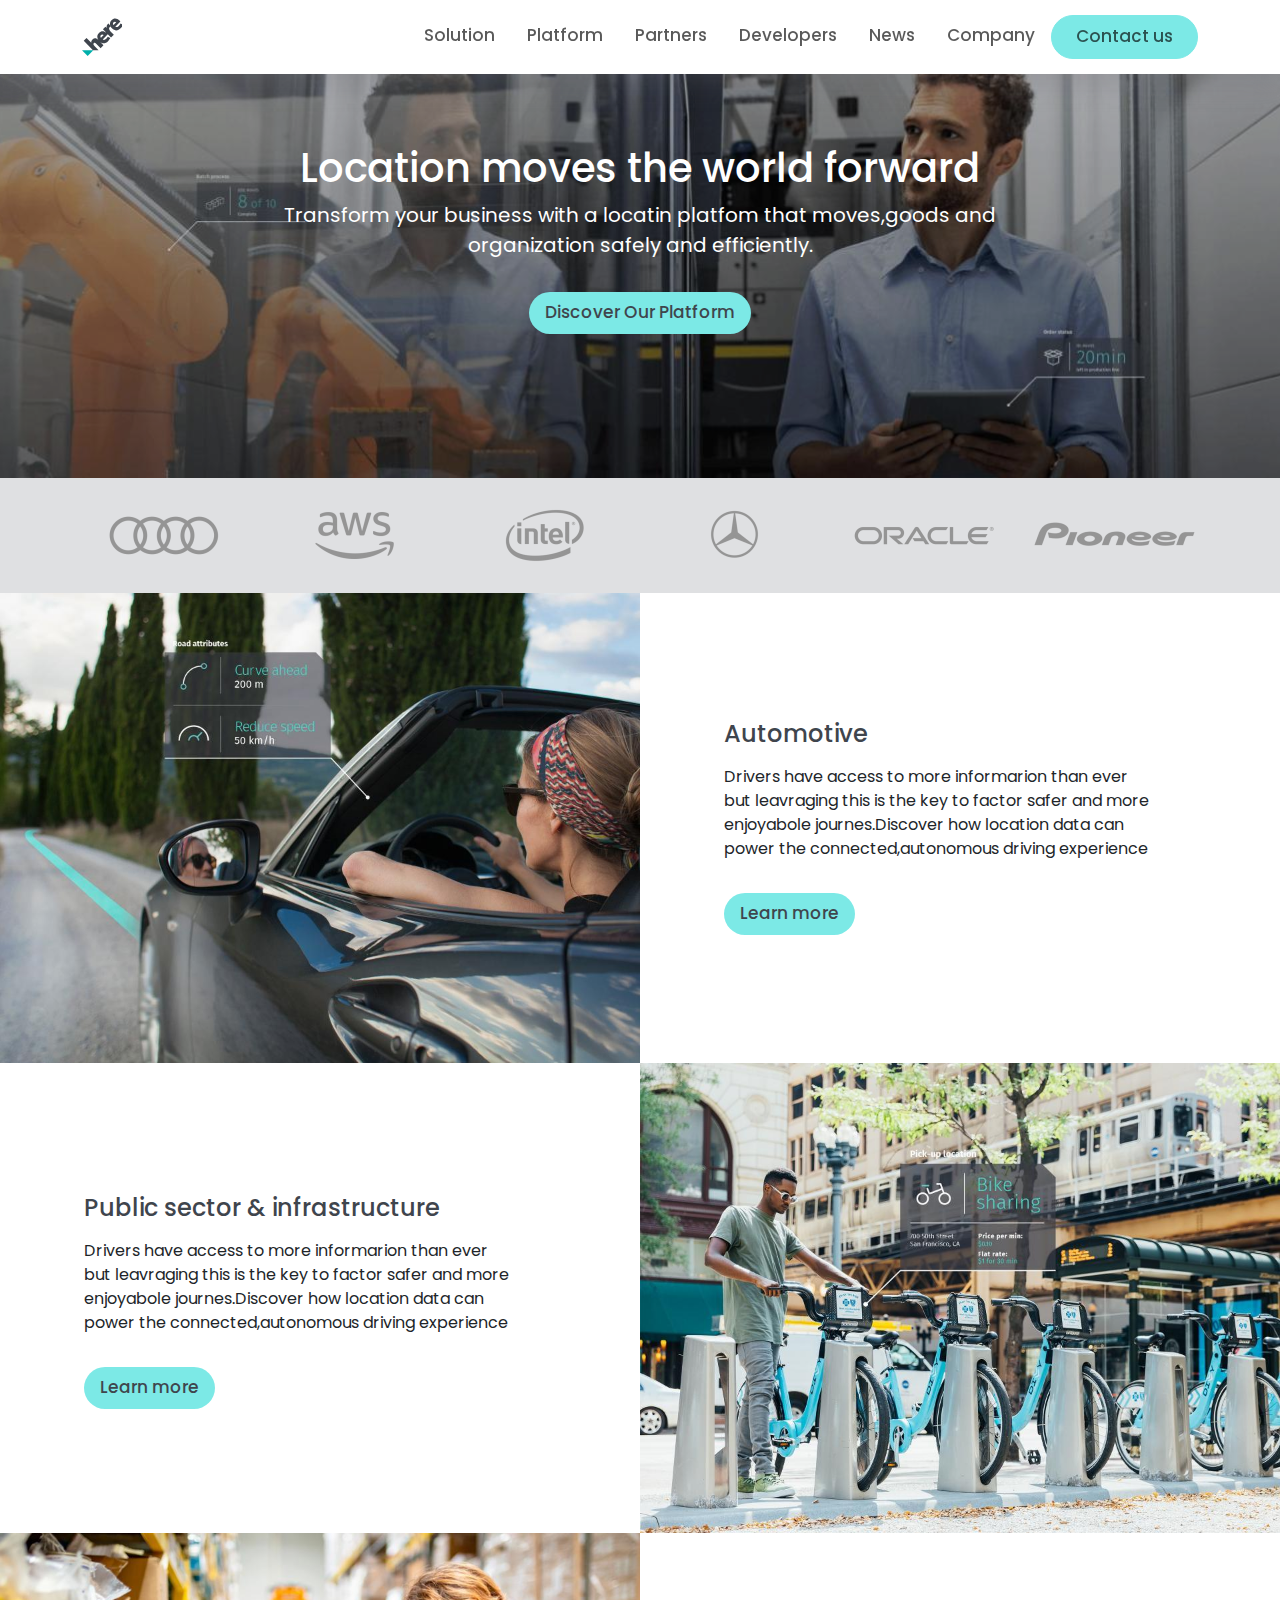
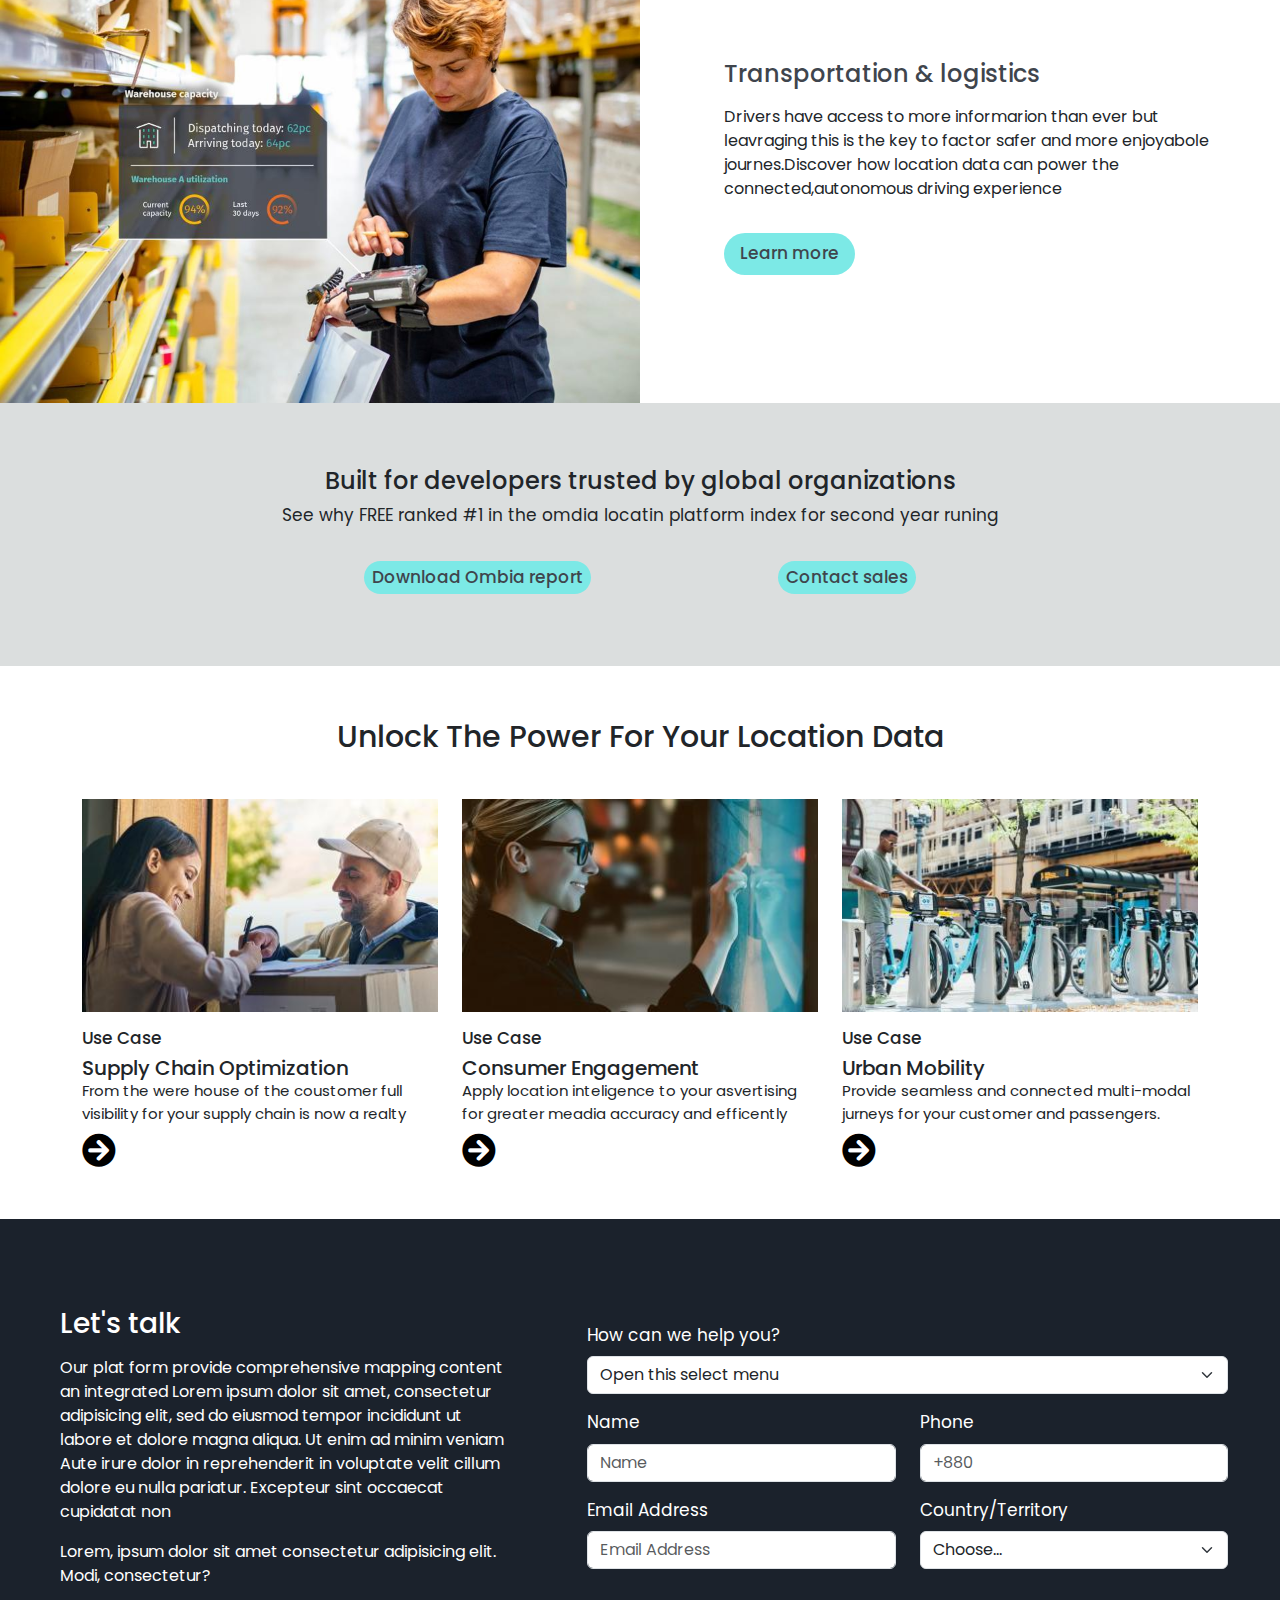
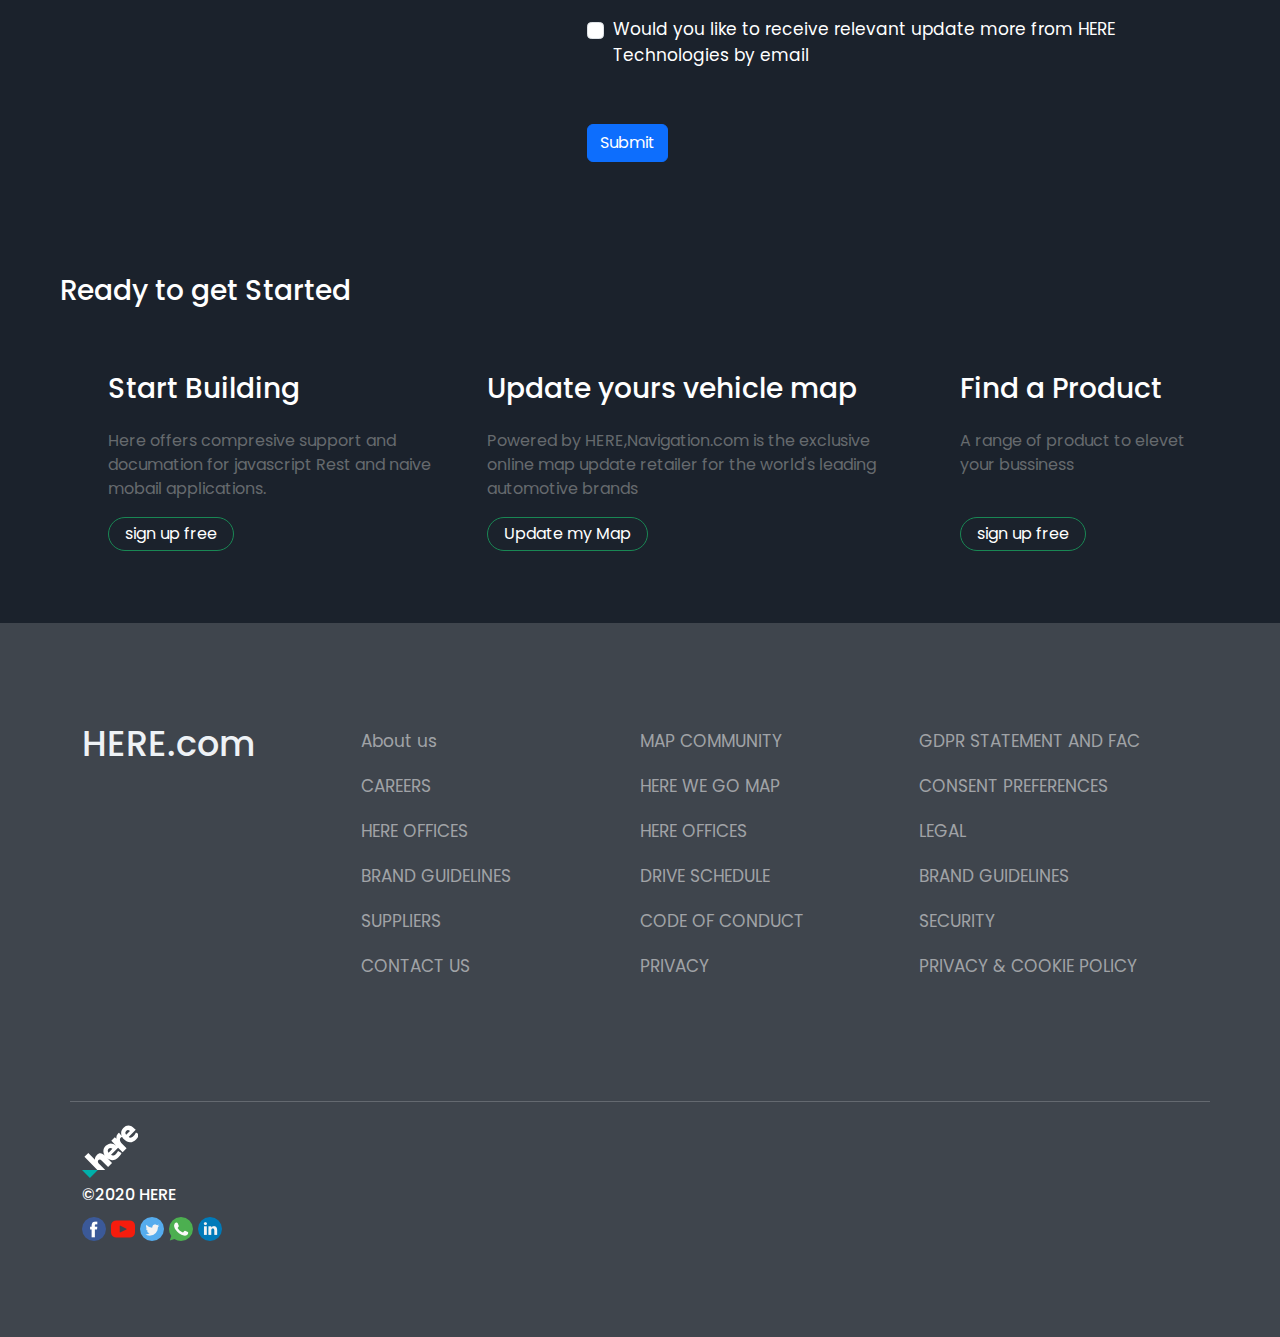
<file: index.html>
<!DOCTYPE html>
<html lang="en">

<head>
    <meta charset="UTF-8">
    <meta http-equiv="X-UA-Compatible" content="IE=edge">
    <link rel="stylesheet" href="https://cdn.jsdelivr.net/npm/bootstrap@5.3.0-alpha2/dist/css/bootstrap.min.css">
    <meta name="viewport" content="width=device-width, initial-scale=1.0">
    <title>here project</title>
    <link rel="shortcut icon" href="images/logo.svg" type="image/x-icon">
    <link rel="stylesheet" href="https://cdnjs.cloudflare.com/ajax/libs/font-awesome/5.15.2/css/all.min.css" />
    <link rel="stylesheet" href="css/style.css">
</head>

<body>
    <header>
        <nav class="navbar navbar-expand-lg bg-white fixed-top   ">
            <div class="container">
                <a class="navbar-brand" href="index.html">
                    <img src="images/logo.svg" alt="">
                </a>
                <button class="navbar-toggler" type="button" data-bs-toggle="collapse"
                    data-bs-target="#navbarSupportedContent" aria-controls="navbarSupportedContent"
                    aria-expanded="false" aria-label="Toggle navigation">
                    <span class="navbar-toggler-icon"></span>
                </button>
                <div class="collapse navbar-collapse " id="navbarSupportedContent">
                    <ul class="navbar-nav ms-auto mb-3 mb-lg-0  ">

                        <li class="nav-item fw-medium px-2 ">

                            <a class="nav-link " href="pages/solution.html">Solution</a>
                        </li>
                        <li class="nav-item fw-medium  px-2">

                            <a class="nav-link" href="pages/platform.html">Platform</a>
                        </li>
                        <li class="nav-item fw-medium  px-2">

                            <a class="nav-link" href="pages/partner.html">Partners</a>
                        </li>
                        <li class="nav-item fw-medium  px-2">

                            <a class="nav-link" href="pages/developer.html">Developers</a>
                        </li>
                        <li class="nav-item fw-medium  px-2">

                            <a class="nav-link" href="pages/news.html">News</a>
                        </li>

                        <li class="nav-item fw-medium  px-2 ">
                            <a class="nav-link" href="pages/company.html">Company</a>
                        </li>

                        <li class="nav-item fw-medium px-3  ">

                            <a class="nav-link" href="pages/contact.html">Contact us</a>
                        </li>



                    </ul>

                </div>
            </div>
        </nav>
    </header>

    <section class="">
        <div class="banner py-5 d-flex justify-content-center">
            <div class="col-9 text-white text-center my-md-5 py-md-5 py-0 my-5 ">
                <h1 class="fw-md-semibold fw-medium display-md-4  display-6 ">Location moves the world forward
                </h1>
                <p class="fs-5 ">Transform your business with a locatin platfom that moves,goods
                    and<br>
                    organization safely and efficiently.</p>
                <button class="border-0 py-2 px-3 mt-3 text-secondari bg-primari rounded-pill fw-medium ">Discover Our
                    Platform
                </button>

            </div>
        </div>

    </section>
    <section class="brand-logo  py-4 ">
        <div class="container">
            <div class="row ">
                <div class="col-4 col-md-2">
                    <img class="img-fluid" src="images/logo1.png" alt="image of logo1">
                </div>
                <div class="col-4 col-md-2">
                    <img class="img-fluid" src="images/logo2.png" alt="image of logo2">
                </div>
                <div class="col-4 col-md-2">
                    <img class="img-fluid" src="images/logo3.png" alt="image of logo3">
                </div>
                <div class="col-4 col-md-2">
                    <img class="img-fluid" src="images/logo4.png" alt="image of logo4">
                </div>
                <div class="col-4 col-md-2">
                    <img class="img-fluid" src="images/logo5.png" alt="image of logo5">
                </div>
                <div class="col-4 col-md-2">
                    <img class="img-fluid" src="images/logo6.png" alt="image of logo6">
                </div>

            </div>
        </div>
    </section>


    <!-- section -->

    <section class=" ">
        <div class=" row align-items-center row-cols-1 row-cols-md-2 g-0">
            <div class="col">
                <img class="img-fluid" src="images/car.jpg" alt="">
            </div>
            <div class="container">
                <div class="col">
                    <div class="py-md-5 px-md-4 ms-md-5  px-1 ms-0 py-3 ">
                        <h4 class="text-secondari fw-medium text-start mb-md-3 mb-2 fs-4 ">Automotive</h4>
                        <p class="fs-6 col-sm-6 col-md-10">Drivers have access to more informarion than ever but
                            leavraging this is the key
                            to
                            factor
                            safer
                            and more enjoyabole journes.Discover how location data can power the connected,autonomous
                            driving experience</p>
                        <button
                            class="border-0 py-2 px-3 mt-3 text-secondari bg-primari rounded-pill fw-medium mb-3 mb-md-0 ">Learn
                            more
                        </button>

                    </div>
                </div>
            </div>

        </div>
    </section>


    <section class=" ">
        <div class="row align-items-center row-cols-1 row-cols-md-2 g-0 flex-wrap-reverse">
            <div class="container">
                <div class="col ">
                    <div class="py-md-5 px-md-4 px-1 ms-md-5 ms-0 mt-md-2 mt-0 py-3">

                        <h4 class="text-secondari fw-medium text-start mb-md-3 mb-2 fs-4">Public sector & infrastructure
                        </h4>
                        <p class="fs-6   col-sm-6 col-md-10">Drivers have access to more
                            informarion
                            than ever but leavraging this is the key
                            to
                            factor
                            safer
                            and more enjoyabole journes.Discover how location data can power the connected,autonomous
                            driving experience</p>

                        <button
                            class="border-0 py-2 px-3 mt-3 text-secondari bg-primari rounded-pill fw-medium mb-3 mb-md-0 ">Learn
                            more
                        </button>

                    </div>
                </div>
            </div>
            <div class="col">
                <img class="img-fluid" src="images/cycle.jpg" alt="">
            </div>
        </div>
    </section>



    <section class="">
        <div class=" row align-items-center row-cols-1 row-cols-md-2 g-0 ">
            <div class="col">
                <img class="img-fluid" src="images/Cards.jpg" alt="">
            </div>
            <div class="container">
                <div class="col">
                    <div class="py-md-5 px-md-4 ms-md-5  px-1 ms-0 py-3 ">
                        <h4 class="text-secondari fw-medium text-start mb-md-3 mb-2 fs-4">Transportation & logistics
                        </h4>
                        <p class="fs-6">Drivers have access to more informarion than ever but leavraging this is the key
                            to
                            factor
                            safer
                            and more enjoyabole journes.Discover how location data can power the connected,autonomous
                            driving experience</p>
                        <button
                            class="border-0 py-2 px-3 mt-3 text-secondari bg-primari rounded-pill fw-medium mb-3 mb-md-0 ">Learn
                            more
                        </button>

                    </div>
                </div>
            </div>

        </div>


    </section>
    <!-- blog -->
    <section class="blog py-5 ">
        <div class="container mt-3 ">
            <h4 class="text-center ">Built for developers trusted by global organizations</h4>
            <p class="text-center">See why FREE ranked #1 in the omdia locatin platform index for second year runing</p>
            <div class=" d-md-flex justify-content-evenly text-center  ">
                <div class="ms-md-5 ps-md-5">
                    <button
                        class="border-0 py-2 py-sm-1 px-sm-2  px-3 mt-3 mb-4 text-secondari bg-primari rounded-pill fw-medium ">Download
                        Ombia report
                    </button>

                </div>
                <div class="me-md-5 pe-md-5 text-md-start">
                    <button
                        class="border-0 py-2 px-3 py-sm-1 px-sm-2 mt-3 mb-4 text-secondari bg-primari rounded-pill fw-medium ">Contact
                        sales </button>

                </div>
            </div>
        </div>

    </section>
    <section class="container mt-5">
        <div>
            <p style="font-size: 30px;" class="text-center   fw-medium ">Unlock The Power For Your Location Data</p>
        </div>
        <div class="row row-cols-1 row-cols-md-3 g-4 mt-3 ">


            <div class="col">
                <div class="card border-0">
                </div>
                <img class="img-fluid" src="images/service.jpg" class="card-img-top" alt="...">
                <div class="card-body mt-3 ">
                    <h5 style="font-size: 17px;">Use Case</h5>
                    <h3 class="card-title fs-5 fw-medium">Supply Chain Optimization</h3>
                    <p class="card-text text-start " style="font-size: 15px;">From the were house of the coustomer
                        full visibility for
                        your
                        supply
                        chain
                        is now a realty</p>
                </div>

                <a href="#">
                    <i class="fa fa-arrow-circle-right fa-2x mt-2  " aria-hidden="true"></i>
                </a>




            </div>
            <div class="col">
                <div class="card border-0">
                </div>
                <img class="img-fluid" src="images/service2.jpg" class="card-img-top" alt="...">
                <div class="card-body mt-3 ">
                    <h5 style="font-size: 17px;">Use Case</h5>
                    <h3 class="card-title fs-5 fw-medium">Consumer Engagement</h3>
                    <p class="card-text text-start " style="font-size: 15px;">Apply location inteligence to your
                        asvertising for greater meadia accuracy and efficently</p>
                </div>

                <a href="#">
                    <i class="fa fa-arrow-circle-right fa-2x mt-2  " aria-hidden="true"></i>
                </a>




            </div>
            <div class="col">
                <div class="card border-0">
                </div>
                <img class="img-fluid" src="images/service3.jpg" class="card-img-top" alt="...">
                <div class="card-body mt-3 ">
                    <h5 style="font-size: 17px;">Use Case</h5>
                    <h3 class="card-title fs-5 fw-medium">Urban Mobility</h3>
                    <p class="card-text text-start " style="font-size: 15px;">Provide seamless and connected multi-modal
                        jurneys for your customer and passengers.</p>
                </div>

                <a href="#">
                    <i class="fa fa-arrow-circle-right fa-2x mt-2  " aria-hidden="true"></i>
                </a>




            </div>
    </section>


    <!-- contact section -->

    <section class=" p-md-5 p-4 bg-primar mt-md-5 pt-md-5 mt-3 ">
        <div class="row text-white text-start  ">
            <div class="col-md-5 p-md-4 p-0 mt-md-3  pe-3 ">
                <h3 class="display-7 fw-medium fw-md-semibold  mb-3 text-md-start text-center  ">
                    Let's talk
                </h3>
                <p class="fs-6 text-center text-md-start ">Our plat form provide comprehensive
                    mapping content
                    an
                    integrated
                    Lorem ipsum dolor sit amet,
                    consectetur adipisicing elit, sed do eiusmod tempor incididunt ut labore et dolore magna aliqua. Ut
                    enim ad minim veniam
                    Aute irure dolor in reprehenderit in voluptate velit cillum dolore eu nulla pariatur. Excepteur sint
                    occaecat cupidatat non</p>
                <p class="fs-6 text-center text-md-start  ">Lorem, ipsum dolor sit amet consectetur
                    adipisicing elit.
                    Modi, consectetur?</p>
            </div>
            <div class="col-12 col-md-7  p-md-4 p-0 mt-md-3  pe-md-3 ps-md-5">
                <div class="mb-3 mt-5 mt-md-3 col-12">
                    <label for="exampleFormControlInput1  mb-md-2" class="form-label">How can we help you?</label>
                    <select class="form-select" aria-label="Default select example">
                        <option selected>Open this select menu</option>
                        <option value="1">One</option>
                        <option value="2">Two</option>
                        <option value="3">Three</option>
                    </select>

                </div>

                <div class="row">
                    <div class="col-12 col-md-6 mt-0 mt-md-0 ">
                        <label for="inputCity" class="form-label mb-2 ">Name</label>
                        <input type="text" class="form-control" placeholder="Name" aria-label="First name">
                    </div>
                    <div class="col-12 col-md-6 w-md-50 mb-2 mt-md-0 mt-2 ">
                        <label for="inputCity" class="form-label mb-2">Phone</label>
                        <input type="number" min="0" class="form-control" placeholder="+880">
                    </div>

                </div>
                <div class="row">
                    <div class="col-12 col-md-6 w-md-50 mt-1 mt-md-2">
                        <label for="inputCity" class="form-label mb-2">Email Address</label>
                        <input type="text" class="form-control" placeholder="Email Address" aria-label="First name">
                    </div>
                    <div class="col-12 col-md-6 mt-2 mt-md-2">
                        <label for="inputCity" class="form-label mb-2">Country/Territory</label>
                        <select id="inputState" class="form-select">
                            <option selected>Choose...</option>
                            <option>Bangladesh</option>
                            <option>India</option>
                            <option>Pakistan</option>
                            <option>Bhutan</option>
                            <option>Nepal</option>

                        </select>
                    </div>

                </div>


                <div class="col-12 mt-5 ">
                    <div class="form-check col-12 col-md-6 w-md-50 w-100 ">
                        <input class="form-check-input" type="checkbox" id="gridCheck">
                        <label class="form-check-label mb-2 ms-1 ms-md-0" for="gridCheck">
                            Would you like to receive relevant update more from HERE Technologies by email
                        </label>
                    </div>
                </div>
                <div class="col-12 mt-md-5 mt-3">
                    <button type="submit" class="btn btn-primary">Submit</button>
                </div>
            </div>

            <div class="row mt-4 ">
                <div class="col-md-5 p-md-4 p-0 mt-md-3  pe-3 mt-4 ">
                    <h3
                        class="display-7 fw-medium fw-md-semibold  mb-2 text-md-start text-center mt-4 col-12 col-md-8 ">
                        Ready to get Started
                    </h3>

                </div>

                <div class="container">
                    <div class="row text-md-start  ps-md-5 ">
                        <div class="p-4  col-12 col-md-4 ps-4 ">
                            <h3 class="display-7 fw-medium fw-md-semibold  mb-3 text-start  col-12 mt-5 mt-md-2  ">
                                Start Building
                            </h3>
                            <p class="fs-6 col-12 txt-secondari mt-md-4">Here offers compresive support and documation
                                for javascript Rest and naive mobail applications.
                            <div class="mt-3 ms-0">
                                <a href="#"
                                    class="btn border border-success rounded-pill border-1 text-white py-1 px-3">sign up
                                    free</a>
                            </div>
                        </div>
                        <div class="p-4   col-12 col-md-5 ps-4 ">
                            <h3 class="display-7  fw-medium fw-md-semibold  mb-3 text-start   mt-5 mt-md-2  ">
                                Update yours vehicle map
                            </h3>
                            <p class="fs-6 col-12 txt-secondari mt-md-4">Powered by HERE,Navigation.com is the
                                exclusive
                                online map update retailer for the world's leading automotive brands
                            <div class="mt-3 ms-0">
                                <a href="#"
                                    class="btn border border-success rounded-pill border-1 text-white py-1 px-3">Update
                                    my Map</a>
                            </div>
                        </div>
                        <div class="p-4 col-12 col-md-3 ">
                            <h3 class="display-7  fw-medium fw-md-semibold  mb-3 text-start   mt-5 mt-md-2  ">
                                Find a Product
                            </h3>
                            <p class="fs-6  txt-secondari mt-md-4">A range of product to elevet your bussiness
                            <div class="mt-3 ms-0">
                                <a href="#"
                                    class="btn border border-success rounded-pill border-1 text-white py-1 px-3 mt-md-4">sign
                                    up
                                    free</a>
                            </div>
                        </div>



                    </div>
                </div>
            </div>
        </div>



    </section>
    <!-- footer -->
    <section class="">
        <footer class="">
            <div class="container ">
                <div class="row  g-0 py-5">
                    <div class="col-12 col-md-3 py-md-4 py-4">
                        <h3>HERE.com</h3>
                    </div>

                    <div class="footer-items col-12 col-md-3 py-4 py-md-5">

                        <li><a class="about-us " href="">About us</a></li>
                        <li><a href="">CAREERS</a></li>
                        <li><a href=""> HERE OFFICES </a></li>
                        <li><a href=""> BRAND GUIDELINES </a></li>
                        <li> <a href=""> SUPPLIERS </a></li>
                        <li><a href=""> CONTACT US</a></li>


                    </div>
                    <div class="footer-items  col-12 col-md-3 py-4 py-md-5">

                        <li><a class="about-us" href="">MAP COMMUNITY</a></li>
                        <li><a href=""> HERE WE GO MAP</a></li>
                        <li><a href=""> HERE OFFICES </a></li>
                        <li><a href=""> DRIVE SCHEDULE </a></li>
                        <li> <a href=""> CODE OF CONDUCT </a></li>
                        <li><a href=""> PRIVACY</a></li>
                    </div>
                    <div class="footer-items col-12 col-md-3 py-4 py-md-5">

                        <li><a class="about-us" href="">GDPR STATEMENT AND FAC</a></li>
                        <li><a href="">CONSENT PREFERENCES</a></li>
                        <li><a href=""> LEGAL</a></li>
                        <li><a href=""> BRAND GUIDELINES</a></li>
                        <li> <a href=""> SECURITY </a></li>
                        <li><a href=""> PRIVACY & COOKIE POLICY</a></li>


                    </div>

                </div>


            </div>
            <hr style="height: 1px; width: 100%;color: #f5f3f3d3;" class="container px-5 ">

            <div class="container mt-1 pb-5">
                <img class="img-fluid" style="width: 5%;" src="images/logo-theme-dark.svg" alt="">
                <h6 class="mb-2 text-white">©2020 HERE</h6>
                <div>
                    <img class="img-fluid pb-5 pt-1 " src="images/facebook.png" alt="">
                    <img class="img-fluid pb-5 pt-1 " src="images/youtube.png" alt="">

                    <img class="img-fluid pb-5 pt-1 " src="images/twitter.png" alt="">

                    <img class="img-fluid pb-5 pt-1 " src="images/whatsapp.png" alt="">
                    <img class="img-fluid pb-5 pt-1 " src="images/linkedin.png" alt="">
                </div>
            </div>

        </footer>
    </section>

    </div>







    </section>








    <script src="https://cdn.jsdelivr.net/npm/bootstrap@5.3.0-alpha2/dist/js/bootstrap.bundle.min.js"></script>
</body>

</html>
</file>
<file: css/style.css>
@import url('https://fonts.googleapis.com/css2?family=Poppins:wght@200;300;400;500;600&family=Roboto:wght@300;400;500;700;900&display=swap');

body {
    font-family: 'Poppins', sans-serif;

    font-size: 17px;
}



.navbar-nav li:last-child {
    background-color: #7ce9e6;
    border-radius: 30px;
    border: 1px solid #7ce9e6;
    transition: background-color .5s;
}


.navbar-nav li:last-child:hover {
    background-color: #00afa94d;



}

nav {
    box-shadow: rgba(100, 100, 111, 0.325) 0px 7px 30px 0px;
}

.active {
    color: #7ce9e6 !important;
}

.banner {
    background-image: url(../images/ima.jpg);
    background-position: center;
    background-size: cover;
    background-repeat: no-repeat;
    background-color: #3f454d39;
    background-blend-mode: multiply;

}

.bg-primari {
    background-color: #7ce9e6;



}

.text-primari {
    color: #7ce9e6;


}

.bg-secondari {
    background-color: #3F454D;
}

.text-secondari {
    color: #3F454D;
}

.txt-pri {
    color: rgba(255, 255, 255, 0.853);
}

.text-p {
    color: rgba(246, 249, 251, 0.569);
}

.txt-secondari {
    color: #666a6e;
}

.tx-secondari {
    color: rgba(249, 251, 253, 0.834);
}

.brand-logo {
    background-color: #3f454d2a;
}

.section {
    overflow: hidden;
}

button:hover {
    color: azure;
    background-color: #00afa9a1;

    transition: all 0.5s ease-in;
    letter-spacing: 1px;
}

.blog {
    background-color: rgb(219, 222, 222);
}

.fa-arrow-circle-right {
    color: #000000;
}

.card-body.p-2 {
    padding: 0;
}

.col {
    overflow: hidden;
}

img {
    max-width: 100% !important;
    height: auto;
}

.bg-primar {
    background: #1B222C;
}

.gradient-box {
    display: flex;
    justify-content: center;
    align-items: center;
    width: 107px;
    height: 27px;
    background: linear-gradient(rgb(50, 244, 79), rgb(4, 77, 90));
    border-radius: 10%;
}

.content-div {
    width: 106px;
    height: 25px;
    background: #1B222C;
    border-radius: 10%;
}

.col-1 {
    width: 280.4%;
    /* text-align: left; */
    padding: 1px;
}

.bg-prime {
    background: #3F454D;
}

/* footer */
footer {
    background: #3F454D;
}

footer h3 {
    margin-top: 10%;
    font-size: 35px;
    color: rgb(238, 242, 246);

}

.footer-items {
    line-height: 45px;

}

.footer-items li a {
    text-decoration: none;
    color: #f7f7f789;
    text-transform: none;

}

.footer-items li {
    list-style: none;

}

.footer-items li a:hover {
    color: #7ce9e6;
}
</file>
